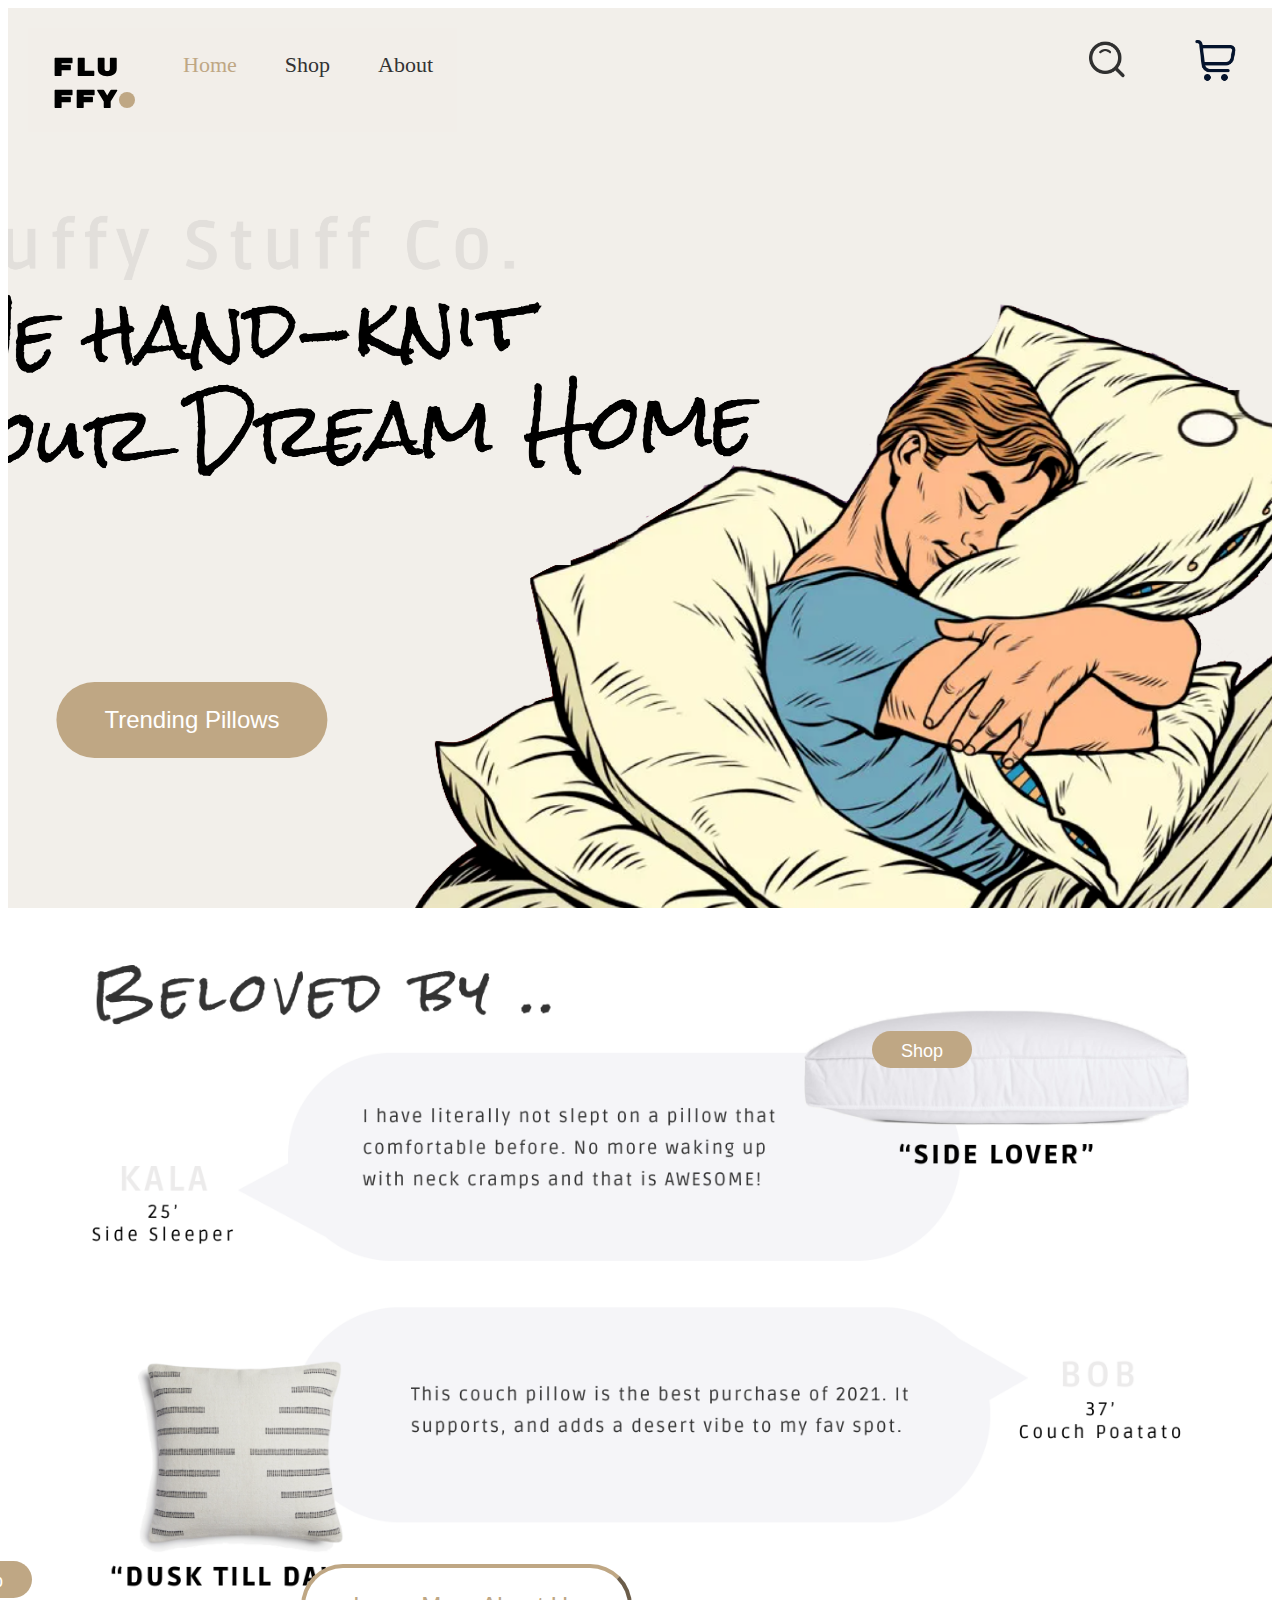
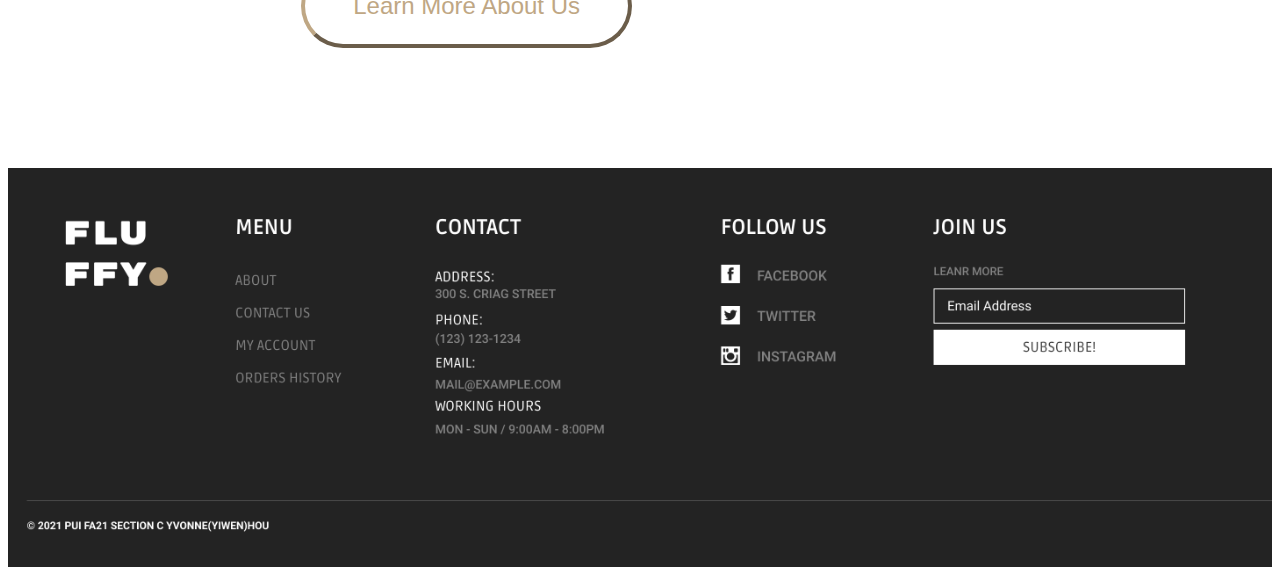
<file: index.html>
<!DOCTYPE html>
<html lang="en-US" dir="ltr">

  <head>
    <meta charset="utf-8">
    <meta http-equiv="X-UA-Compatible" content="IE=edge">
    <meta name="viewport" content="width=device-width, initial-scale=1">
    <meta property="og:image" content="pages/assets/img/thumbnail.png">

    <!--    document Title-->
    <title>Fluffy Stuff Co. | Home</title>

    <!--    Favicons-->
    <link rel="apple-touch-icon" sizes="180x180" href="pic/favicon_io/apple-touch-icon.png">
    <link rel="icon" type="image/png" sizes="32x32" href="pic/favicon_io/favicon-32x32.png">  
    <link rel="icon" type="image/png" sizes="16x16" href="pic/favicon_io/favicon-16x16.png">
    <link rel="manifest" href="pic/favicon_io/site.webmanifest">  
    <meta name="theme-color" content="#ffffff">

    <!--    Stylesheets-->
    <link href="style.css" rel="stylesheet">
  </head>


  <body>
    <!--    Landing Page-->
        <div class="bg-img">
            <div class="navcontainer">
                <div class="topNav">
                    <a href="index.html"><img src="pic/logo.svg" alt="logo"></a>
                    <a class="active" href="#">Home</a>
                    <a href="shop.html">Shop</a>
                    <a href="about.html">About</a>
                </div>
            </div>    
         </div>
        <a href="shop.html"><button class="landingbtn">Trending Pillows</button></a>


        <div class="testimonyContainer">
            <img src="pic/testimony.png" style="width: 100%; height: auto;" alt="customer testimony">
            <a href="detail.html"><button class="shopbtn1">Shop</button></a>
            <button class="shopbtn2">Shop</button>
            <a href="about.html"><button class="aboutbtn">Learn More About Us</button></a>
        </div>


        <div class="container">
                <img src="pic/footer.png" style="width: 100%; height: auto;" alt="footer">
        </div>




  

    


  </body>







 </html>
</file>
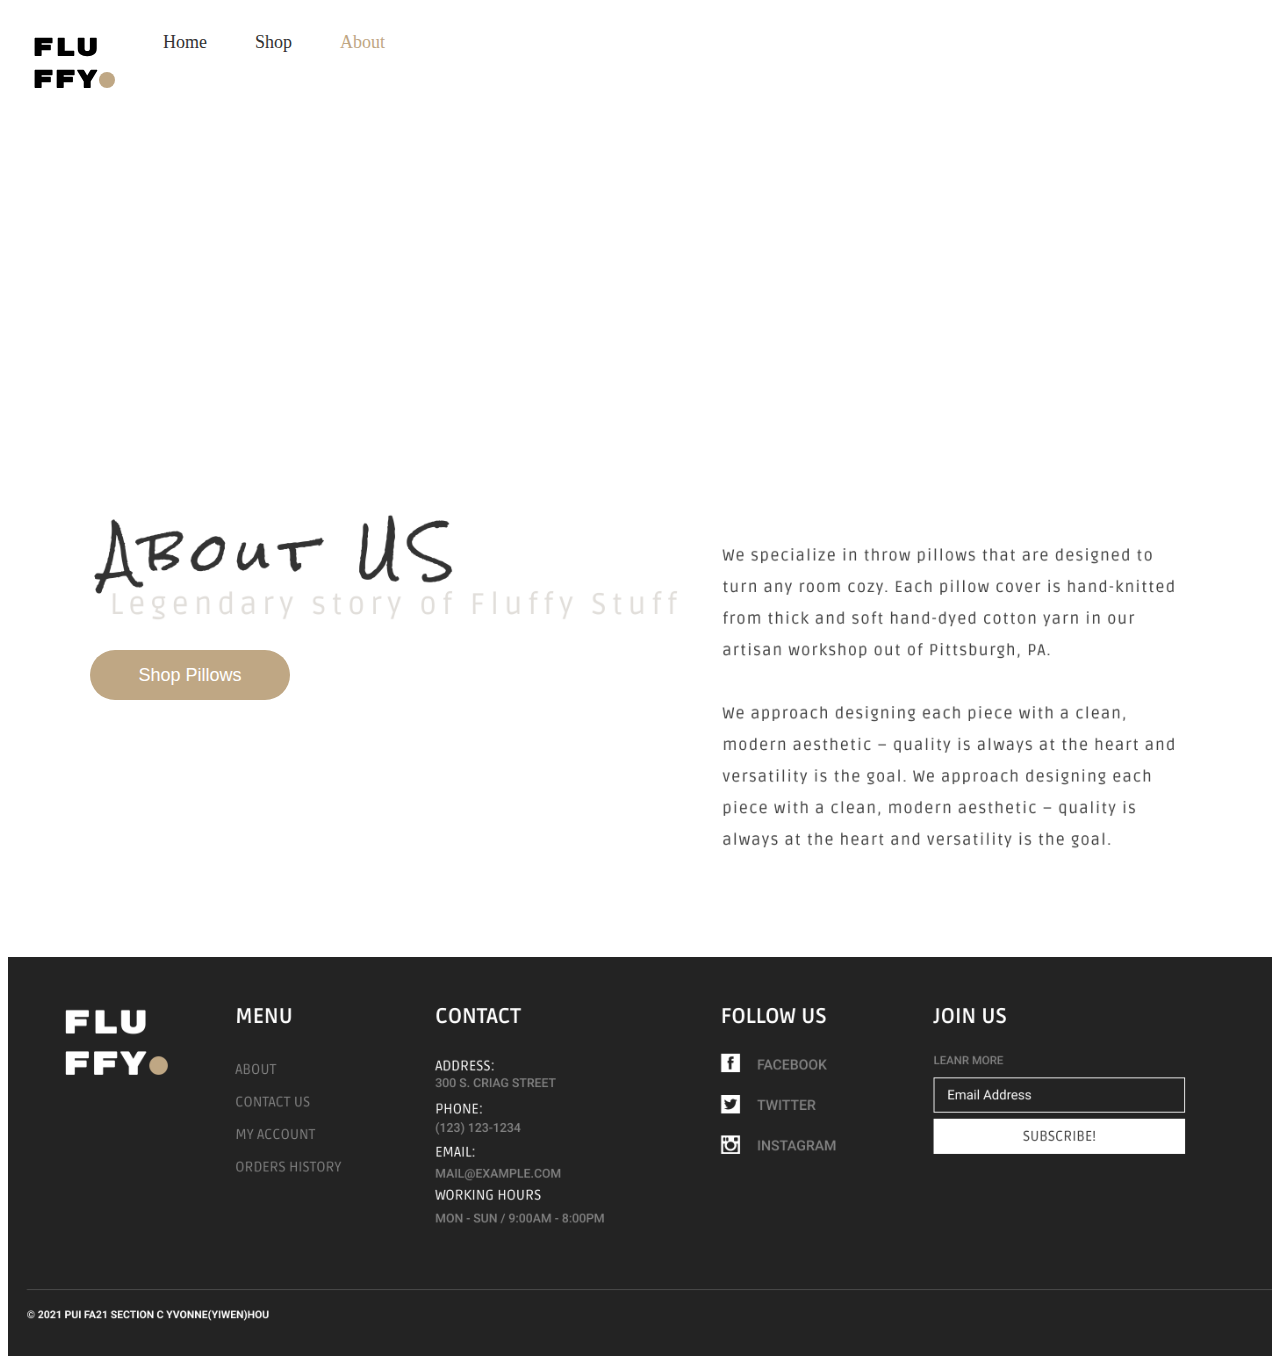
<file: about.html>
<!DOCTYPE html>
<html lang="en-US" dir="ltr">

  <head>
    <meta charset="utf-8">
    <meta http-equiv="X-UA-Compatible" content="IE=edge">
    <meta name="viewport" content="width=device-width, initial-scale=1">
    <meta property="og:image" content="pages/assets/img/thumbnail.png">

    <!--    document Title-->
    <title>Fluffy Stuff Co. | About Us</title>

    <!--    Favicons-->
    <link rel="apple-touch-icon" sizes="180x180" href="pic/favicon_io/apple-touch-icon.png">
    <link rel="icon" type="image/png" sizes="32x32" href="pic/favicon_io/favicon-32x32.png">  
    <link rel="icon" type="image/png" sizes="16x16" href="pic/favicon_io/favicon-16x16.png">
    <link rel="manifest" href="pic/favicon_io/site.webmanifest">  
    <meta name="theme-color" content="#ffffff">
    
    <!--    Stylesheets-->
    <link href="style.css" rel="stylesheet">
  </head>


  <body>
        <div class="topNav-shop">
            <a href="index.html"><img src="pic/logo.svg" alt="logo"></a>
            <a href="index.html">Home</a>
            <a href="shop.html">Shop</a>
            <a class="active">About</a>
        </div>

        <center>
        <iframe width="1120" height="315" src="https://www.youtube.com/embed/D__x1E30Go0" title="YouTube video player" frameborder="0" allow="accelerometer; autoplay; clipboard-write; encrypted-media; gyroscope; picture-in-picture" allowfullscreen></iframe>
        </center>
        <br/>
        <br/>
        <br/>


        <div class="container">
            <img src="pic/about.png" style="width: 100%; height: auto;" alt="about us introduction">
            <a href="shop.html"><button class="shopbtn6">Shop Pillows</button></a>
        </div>
    
        <div class="container">
            <img src="pic/footer.png" style="width: 100%; height: auto;" alt="footer">
        </div>
    





  </body>

  </html>
</file>
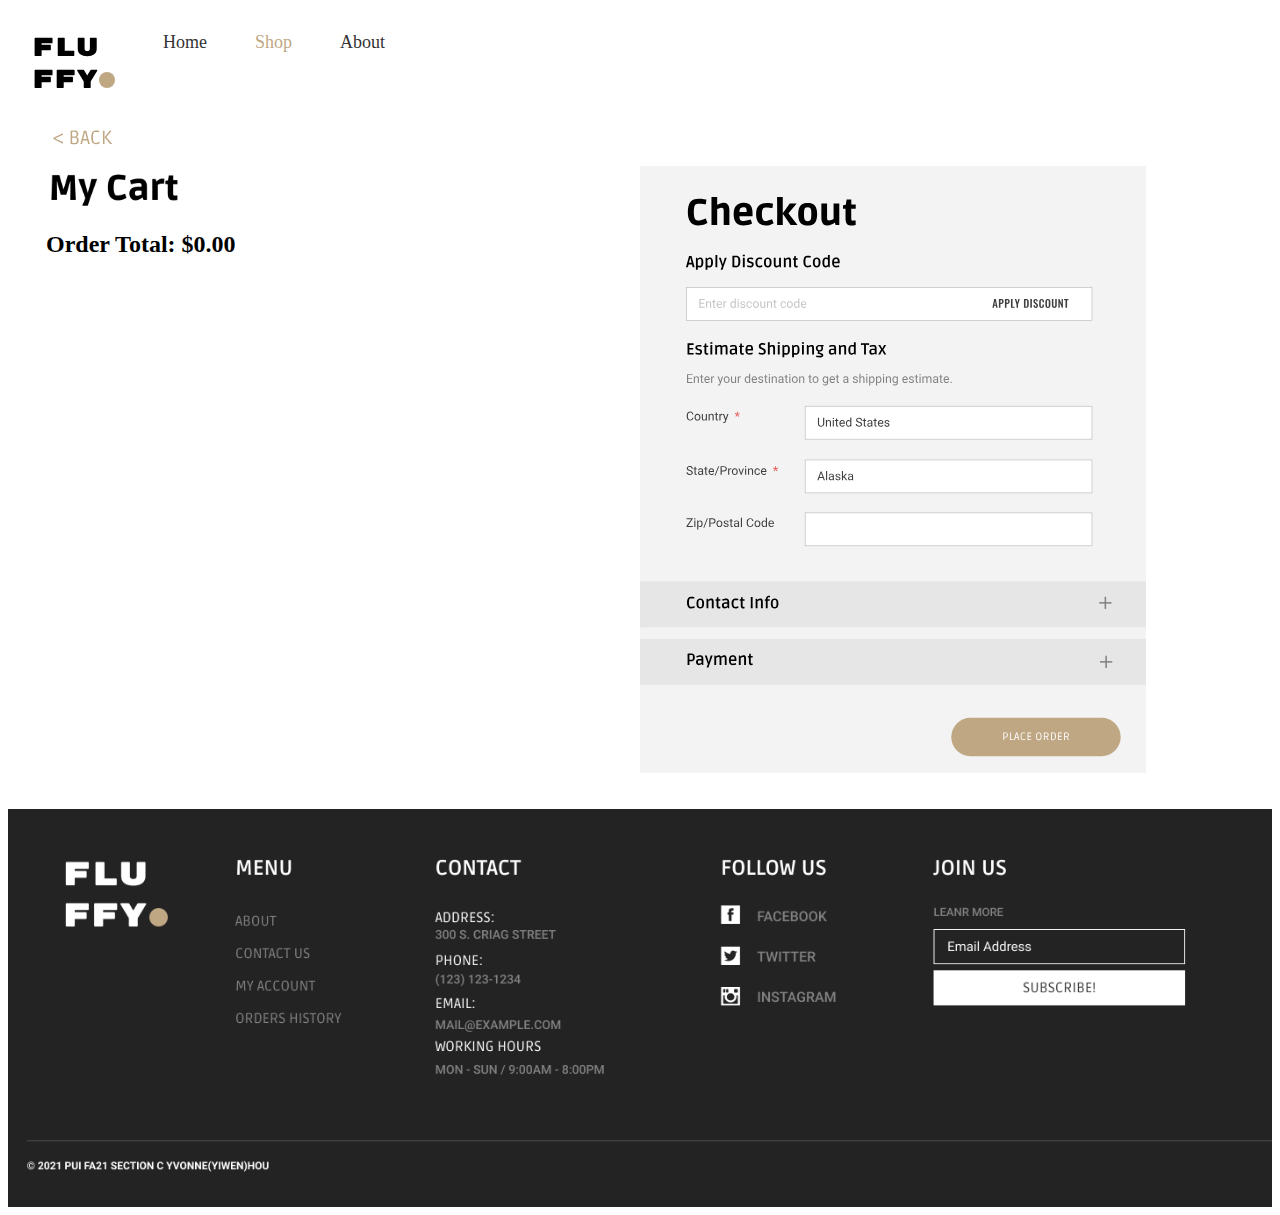
<file: cart.html>
<!DOCTYPE html>
<html lang="en-US" dir="ltr">

  <head>
    <meta charset="utf-8">
    <meta http-equiv="X-UA-Compatible" content="IE=edge">
    <meta name="viewport" content="width=device-width, initial-scale=1">
    <meta property="og:image" content="pages/assets/img/thumbnail.png">

    <!--    document Title-->
    <title>Fluffy Stuff Co. | Shopping Cart</title>

    <!--    Favicons-->
    <link rel="apple-touch-icon" sizes="180x180" href="pic/favicon_io/apple-touch-icon.png">
    <link rel="icon" type="image/png" sizes="32x32" href="pic/favicon_io/favicon-32x32.png">  
    <link rel="icon" type="image/png" sizes="16x16" href="pic/favicon_io/favicon-16x16.png">
    <link rel="manifest" href="pic/favicon_io/site.webmanifest">  
    <meta name="theme-color" content="#ffffff">

    <!--    Stylesheets-->
    <link href="style.css" rel="stylesheet">
    <script defer src="common.js" type="text/javascript"></script> 
    <script defer src="cart.js" type="text/javascript"></script> 
  </head>


  <body>
    <div class="topNav-shop">
        <a href="index.html"><img src="pic/logo.svg" alt="logo"></a>
        <a href="index.html">Home</a>
        <a class="active">Shop</a>
        <a href="about.html">About</a>
    </div>

    </br>
        <a href="customization.html"><img src="pic/back.svg" style="float: left; margin-left: 45px;"></a>
    </br>
    </br>
        <!-- Split the page in half -->
        <div class="row">
            <!-- left split, for cart -->
            <div class="column" id="cart"> 
                <img src="pic/cartTitle.png" alt="cart title" style="width:65%; height:auto; margin-left: 30pt;">
                <br>
                <br>
                <template id="cart-item-template">
                    <div class="cart">
                        <div class="row">
                            <div class = "column">
                            <img class = "product-img" src="pic/preview-After School Special.png" alt="item1" style="width:85%;">
                            </div>
                            <div class = "column">
                                <h3>“THE CUSTOMIZED”</h3>
                                <h4>$ 35.00 each</h4>
                                <h4 style="display:inline">Quantity: </h4><h4 class = "product-quantity" style="display:inline;">1</h4>
                                <p class = "product-type" style = "color: lightgray">Bed Pillow</p>
                                <p class = "product-fill" style = "color: lightgray">Duck Down</p>
                                
                                <p class = "product-color" style = "color: lightgray"> After School Special</p>
                                <br><br>
                                <a href="customization.html"><button>Edit</button></a>
                                <a href="#"><button class= "btn-remove">Delete</button></a>
                            </div>
                        </div>
                        <br><br><br>
                    </div>
                </template>



                <h2 style="display:inline; padding-left: 38px;">Order Total: $</h2><h2 id="total-price" style="display:inline">35.00</h2>
            </div>
            <!-- right split, for checkout -->
            <div class="column"> 
                <img src="pic/checkout.svg" style="width: 80%; height: auto;" alt="checkout panel">
            </div>
        </div>
        <br>
        <br>


        <div class="container">
            <img src="pic/footer.png" style="width: 100%; height: auto;" alt="footer">
        </div>
  </body>

</html>
</file>
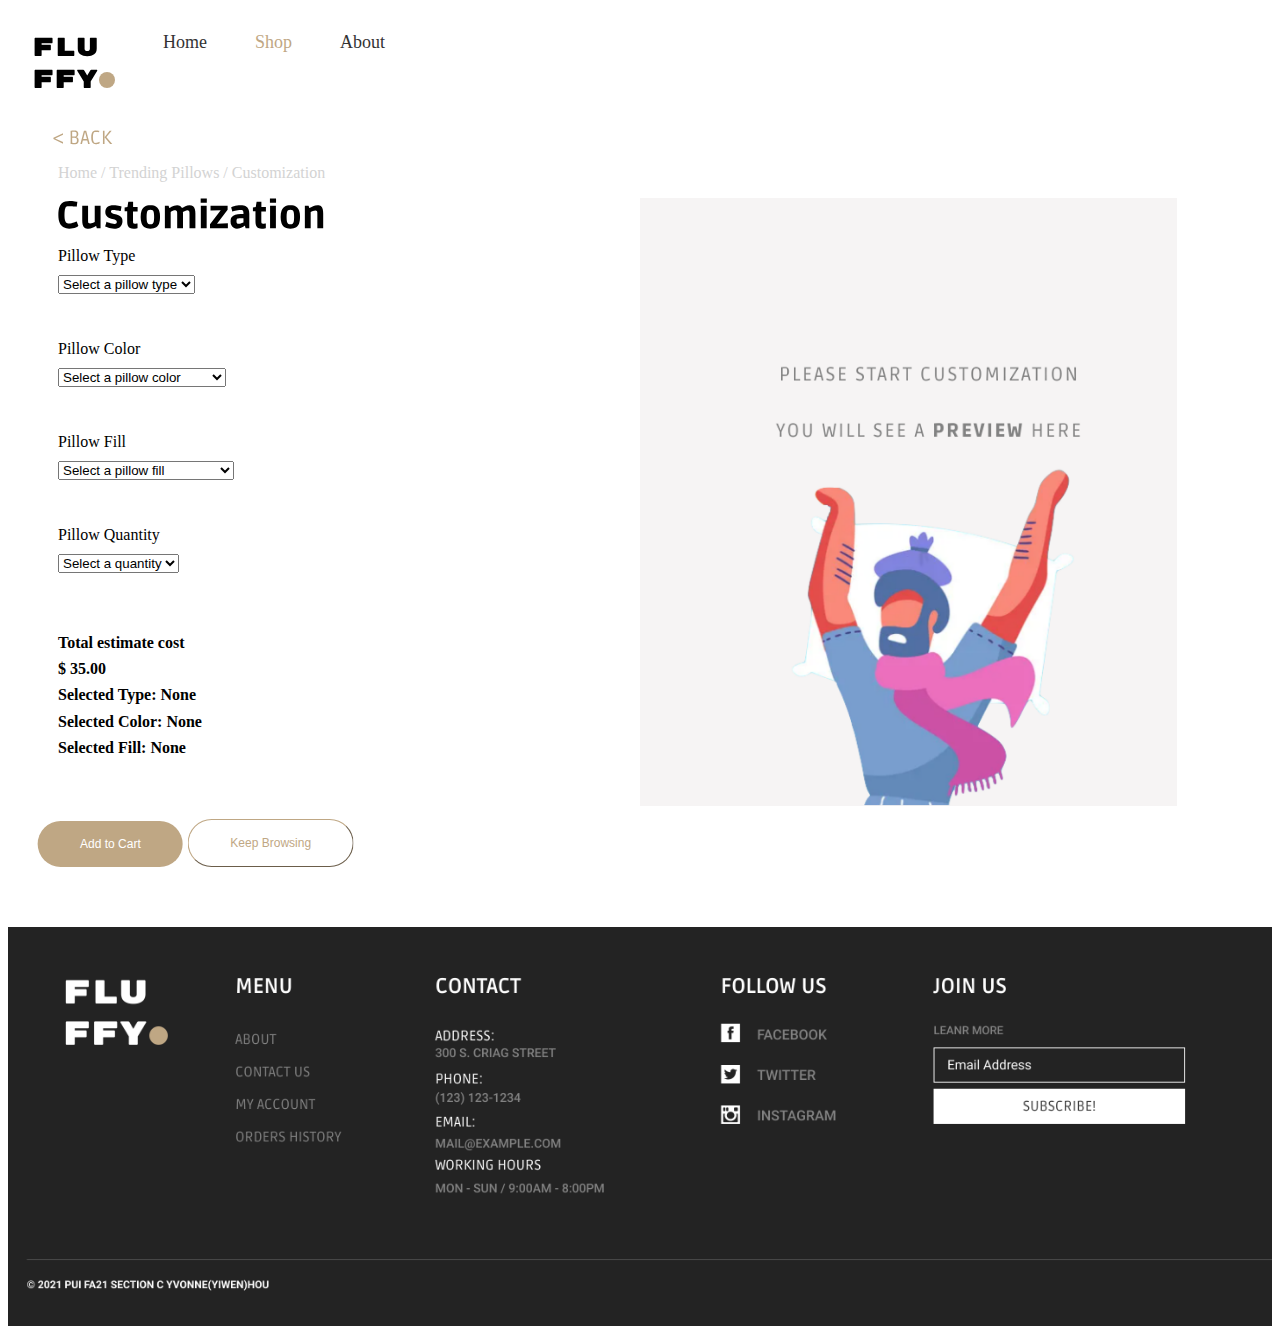
<file: customization.html>
<!DOCTYPE html>
<html lang="en-US" dir="ltr">

  <head>
    <meta charset="utf-8">
    <meta http-equiv="X-UA-Compatible" content="IE=edge">
    <meta name="viewport" content="width=device-width, initial-scale=1">
    <meta property="og:image" content="pages/assets/img/thumbnail.png">

    <!--    document Title-->
    <title>Fluffy Stuff Co. | Customization</title>

    <!--    Favicons-->
    <link rel="apple-touch-icon" sizes="180x180" href="pic/favicon_io/apple-touch-icon.png">
    <link rel="icon" type="image/png" sizes="32x32" href="pic/favicon_io/favicon-32x32.png">  
    <link rel="icon" type="image/png" sizes="16x16" href="pic/favicon_io/favicon-16x16.png">
    <link rel="manifest" href="pic/favicon_io/site.webmanifest">  
    <meta name="theme-color" content="#ffffff">

    <link href="style.css" rel="stylesheet">
    <script defer src="common.js" type="text/javascript"></script> 
    <script defer src="customization.js" type="text/javascript"></script> 
    
  </head>


  <body>
    <div class="topNav-shop">
        <a href="index.html"><img src="pic/logo.svg" alt="logo"></a>
        <a href="index.html">Home</a>
        <a class="active">Shop</a>
        <a href="about.html">About</a>
    </div>

    </br>
        <a href="detail.html"><img src="pic/back.svg" style="float: left; margin-left: 45px;"></a><br>
        <p style="color: lightgray; padding-left: 50px;">Home / Trending Pillows / Customization</p>
       
    <!-- Split the page in half -->
    <div class="row">
        <!-- left split -->
        <div class="column">
            <img src="pic/cus.svg" alt="customization page title" style="width:50%;padding-left: 50px;">
            <br>
            <br>
            <div style="padding-left: 50px;">
                <form action="#">
                    <label for="pillowType">Pillow Type</label>
                    <select name="pillow type" id="type" onchange="changeType(value);">
                    <option value="type">Select a pillow type</option>
                    <option value="Bed Pillow">Bed Pillow</option>
                    <option value="Couch Pillow">Couch Pillow</option>
                    <option value="Round Pillow">Round Pillow</option>
                    <option value="Floor Pouf Pillow">Floor Pouf Pillow</option>
                    </select>
                </form>
                <br>
                <br>
                <form action="#">
                    <label for="pillowColor">Pillow Color</label>
                    <select name="pillow color" id="color" onchange="changeColor(value);">
                    <option value="color">Select a pillow color</option>
                    <option value="Rainy day">🟩&emsp;Rainy day</p></option>
                    <option value="Morning haze">🌫&emsp;Morning haze</option>
                    <option value="Cozy denim">🟦&emsp;Cozy denim</option>
                    <option value="After school special">⬜️&emsp;After school special</option>
                    </select>
                </form>
                <br>
                <br>
                <form action="#">
                    <label for="pillowFill">Pillow Fill</label>
                    <select name="pillow fill" id="fill" onchange="changeFill(value);">
                    <option value="fill">Select a pillow fill</option>
                    <option value="Duck down">Duck down</option>
                    <option value="Hypoallergenic poly-blend">Hypoallergenic poly-blend</option>
                    <option value="Memory foam">Memory foam</option>
                    </select>
                </form>
                <br>
                <br>
                <form action="#">
                    <label for="pillowQuantity">Pillow Quantity</label>
                    <select name="pillow quantity" id="quantity" onchange="changeQuantity(value);">
                    <option value="quantity">Select a quantity</option>
                    <option value="1">1</option>
                    <option value="2">2</option>
                    <option value="3">3</option>
                    <option value="4">4</option>
                    <option value="5">5</option>
                    <option value="6">6</option>
                    <option value="7">7</option>
                    <option value="8">8</option>
                    <option value="9">9</option>
                    <option value="10">10</option>
                    </select>
                </form>
                <br>
                <br>
                <div class="row">
                    <div class="column" style="line-height: 5px;">
                        <h4>Total estimate cost</h4>
                        <h4 id="total-price">$ 35.00</h4>
                        <h4 id="prod-type">Selected Type: None</h4>
                        <h4 id="prod-color">Selected Color: None</h4>
                        <h4 id="prod-fill">Selected Fill: None</h4>
                    </div>  
                </div>
                <br>
                <br>
                <br>
                <br>
                <a href="cart.html"><button class="addtocartbtn" id="addtocartbtn">Add to Cart</button></a>
                <a href="shop.html"><button class="browsebtn">Keep Browsing</button></a>
                
            </div>
        </div>

         <!-- right split -->
        <div class="column">
            <img id="previewImg" src="pic/nopreview.png" alt="preview" style="width:85%;">
        </div>

    </div>


    <br>
    <br>
    <div class="container">
        <img src="pic/footer.png" style="width: 100%; height: auto;" alt="footer">
    </div>


 </body>
</html>
</file>
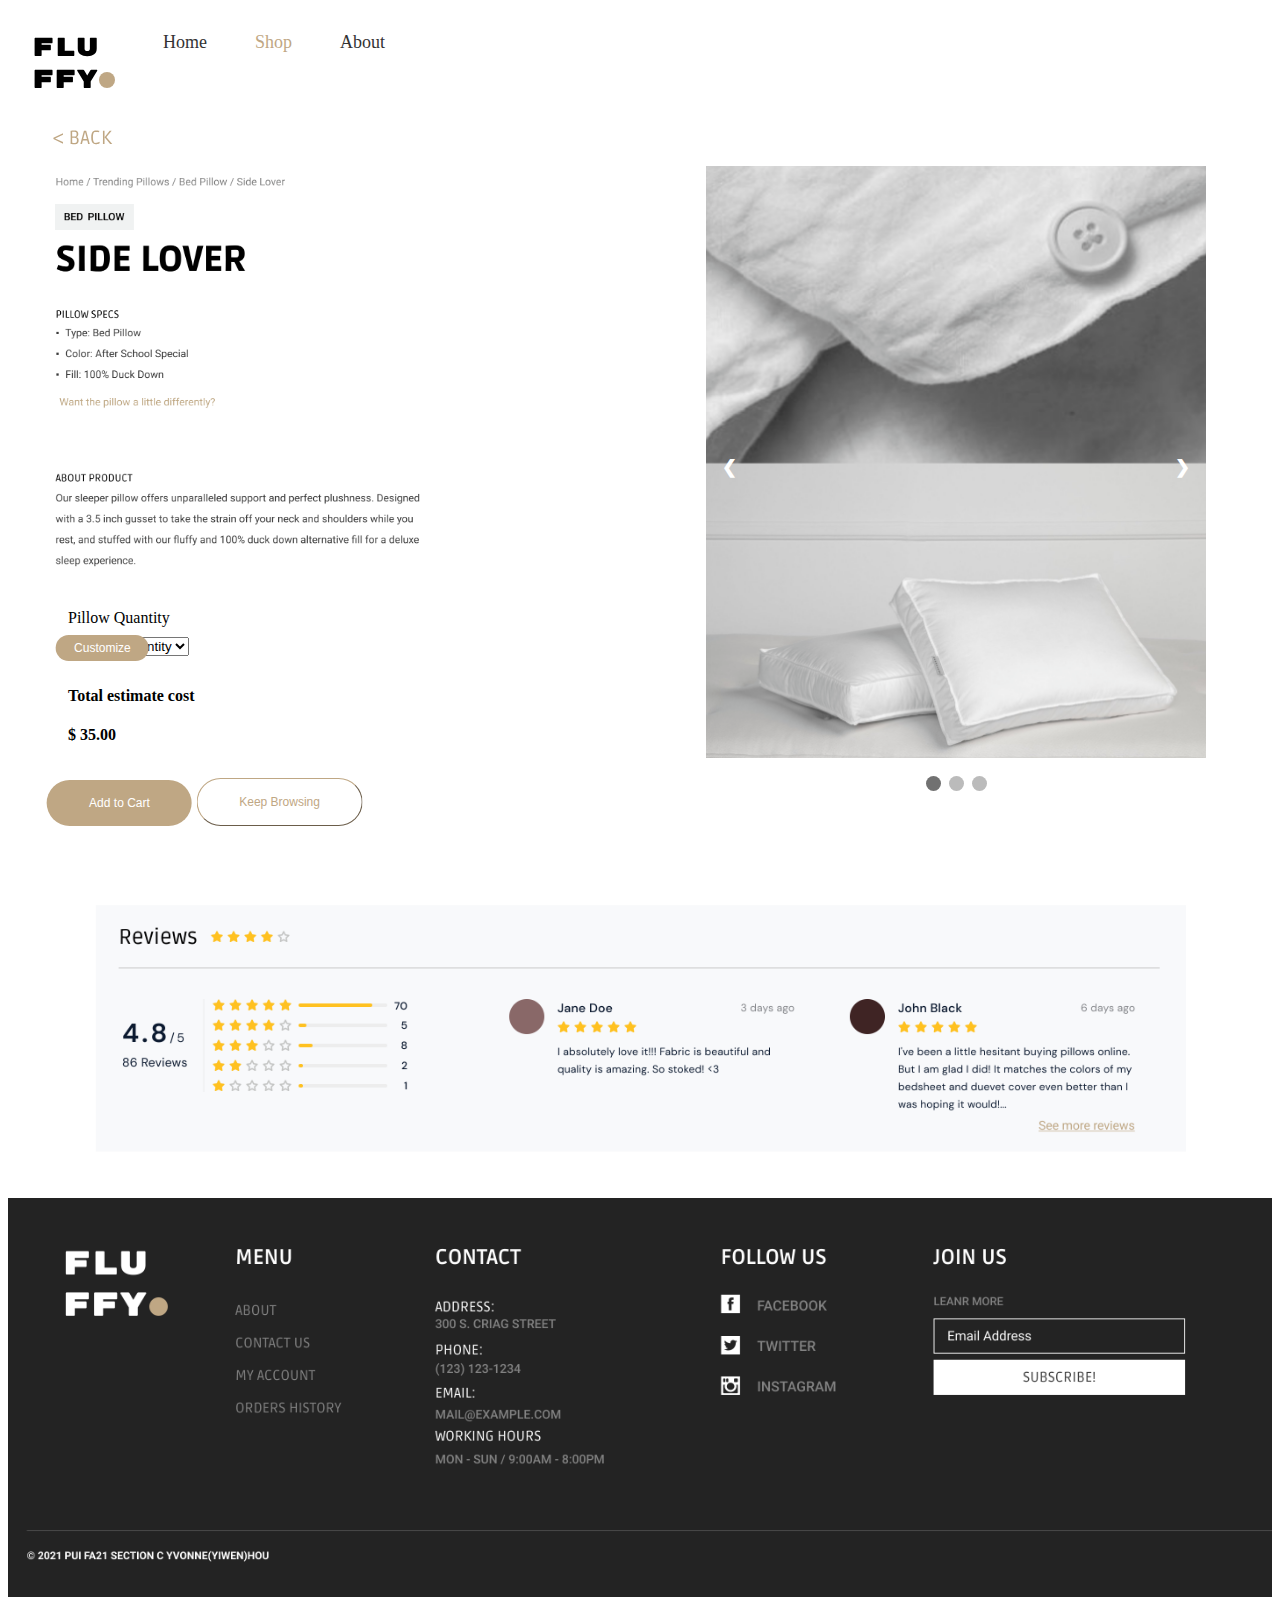
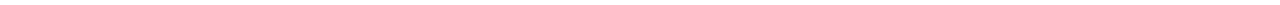
<file: detail.html>
<!DOCTYPE html>
<html lang="en-US" dir="ltr">

  <head>
    <meta charset="utf-8">
    <meta http-equiv="X-UA-Compatible" content="IE=edge">
    <meta name="viewport" content="width=device-width, initial-scale=1">
    <meta property="og:image" content="pages/assets/img/thumbnail.png">

    <!--    document Title-->
    <title>Fluffy Stuff Co. | Product Detail</title>

    <!--    Favicons-->
    <link rel="apple-touch-icon" sizes="180x180" href="pic/favicon_io/apple-touch-icon.png">
    <link rel="icon" type="image/png" sizes="32x32" href="pic/favicon_io/favicon-32x32.png">  
    <link rel="icon" type="image/png" sizes="16x16" href="pic/favicon_io/favicon-16x16.png">
    <link rel="manifest" href="pic/favicon_io/site.webmanifest">  
    <meta name="theme-color" content="#ffffff">
    
    <!--    Stylesheets-->
    <link href="style.css" rel="stylesheet">
    <script>
        var newQuantity;
        var totalPrice = document.getElementById("total-price-detailPage");
        function changeQuantity(n){
            newQuantity = n;
            document.getElementById("total-price-detailPage").innerHTML = "$ " + 35 * newQuantity;}
    </script>
  </head>


  <body>
        <div class="topNav-shop">
            <a href="index.html"><img src="pic/logo.svg" alt="logo"></a>
            <a href="index.html">Home</a>
            <a class="active">Shop</a>
            <a href="about.html">About</a>
        </div>

    </br>
        <a href="shop.html"><img src="pic/back.svg" style="float: left; margin-left: 45px;"></a>
    </br>
    </br>
        <!-- Split the page in half -->
        <div class="row">
            <div class="column">
                <img src="pic/sidepillow.png" style="width: 80%; height: auto;" alt="side pillow detail">
                <a href="customization.html"><button class="customizebtn2">Customize</button></a>

                <form action="#" style="padding-left: 60px;">
                    <label for="pillowQuantity">Pillow Quantity</label>
                    <select name="pillow quantity" id="quantity" onchange="changeQuantity(value);">
                    <option value="quantity">Select a quantity</option>
                    <option value="1">1</option>
                    <option value="2">2</option>
                    <option value="3">3</option>
                    <option value="4">4</option>
                    <option value="5">5</option>
                    <option value="6">6</option>
                    <option value="7">7</option>
                    <option value="8">8</option>
                    <option value="9">9</option>
                    <option value="10">10</option>
                    </select>
                </form>
                <div style="padding-left: 60px;">
                    <h4>Total estimate cost</h4>
                    <h4 id="total-price-detailPage">$ 35.00</h4><br><br>
                    <a href="cart.html"><button class="addtocartbtn" onclick="addToCart()">Add to Cart</button></a>
                    <a href="shop.html"><button class="browsebtn">Keep Browsing</button></a>
                </div>
                <script>
                    function addToCart() {
                        alert("Success!!! Your " + newQuantity + " item(s) is in the cart.");}
                </script>
            </div>
            <div class="column">
                <!-- Slideshow container -->
                <div class="slideshow-container">
                    <div class="mySlides fade">
                        <img src="pic/img1.png" style="width:100%" alt="side pillow picture 1">
                    </div>
                
                    <div class="mySlides fade">
                        <img src="pic/img2.png" style="width:100%" alt="side pillow picture 2">
                    </div>

                    <div class="mySlides fade">
                        <img src="pic/img3.png" style="width:100%" alt="side pillow picture 3">
                    </div>
                
                    <!-- Next and previous buttons -->
                    <a class="prev" onclick="plusSlides(-1)">&#10094;</a>
                    <a class="next" onclick="plusSlides(1)">&#10095;</a>
                </div>
                <br>
                
                <!-- The dots/circles -->
                <div style="text-align:center">
                    <span class="dot" onclick="currentSlide(1)"></span>
                    <span class="dot" onclick="currentSlide(2)"></span>
                    <span class="dot" onclick="currentSlide(3)"></span>
                </div>
    

            </div>
        </div>



    <div class="container">
        <img src="pic/review.png" style="width: 100%; height: auto;" alt="customer review">
    </div>

    <div class="container">
        <img src="pic/footer.png" style="width: 100%; height: auto;" alt="footer">
    </div>

  </body>

  <footer>
    <!--    JavaScripts for slide carousel-->
    <script src="sliderscript.js"></script>
  </footer>

  </html>
</file>
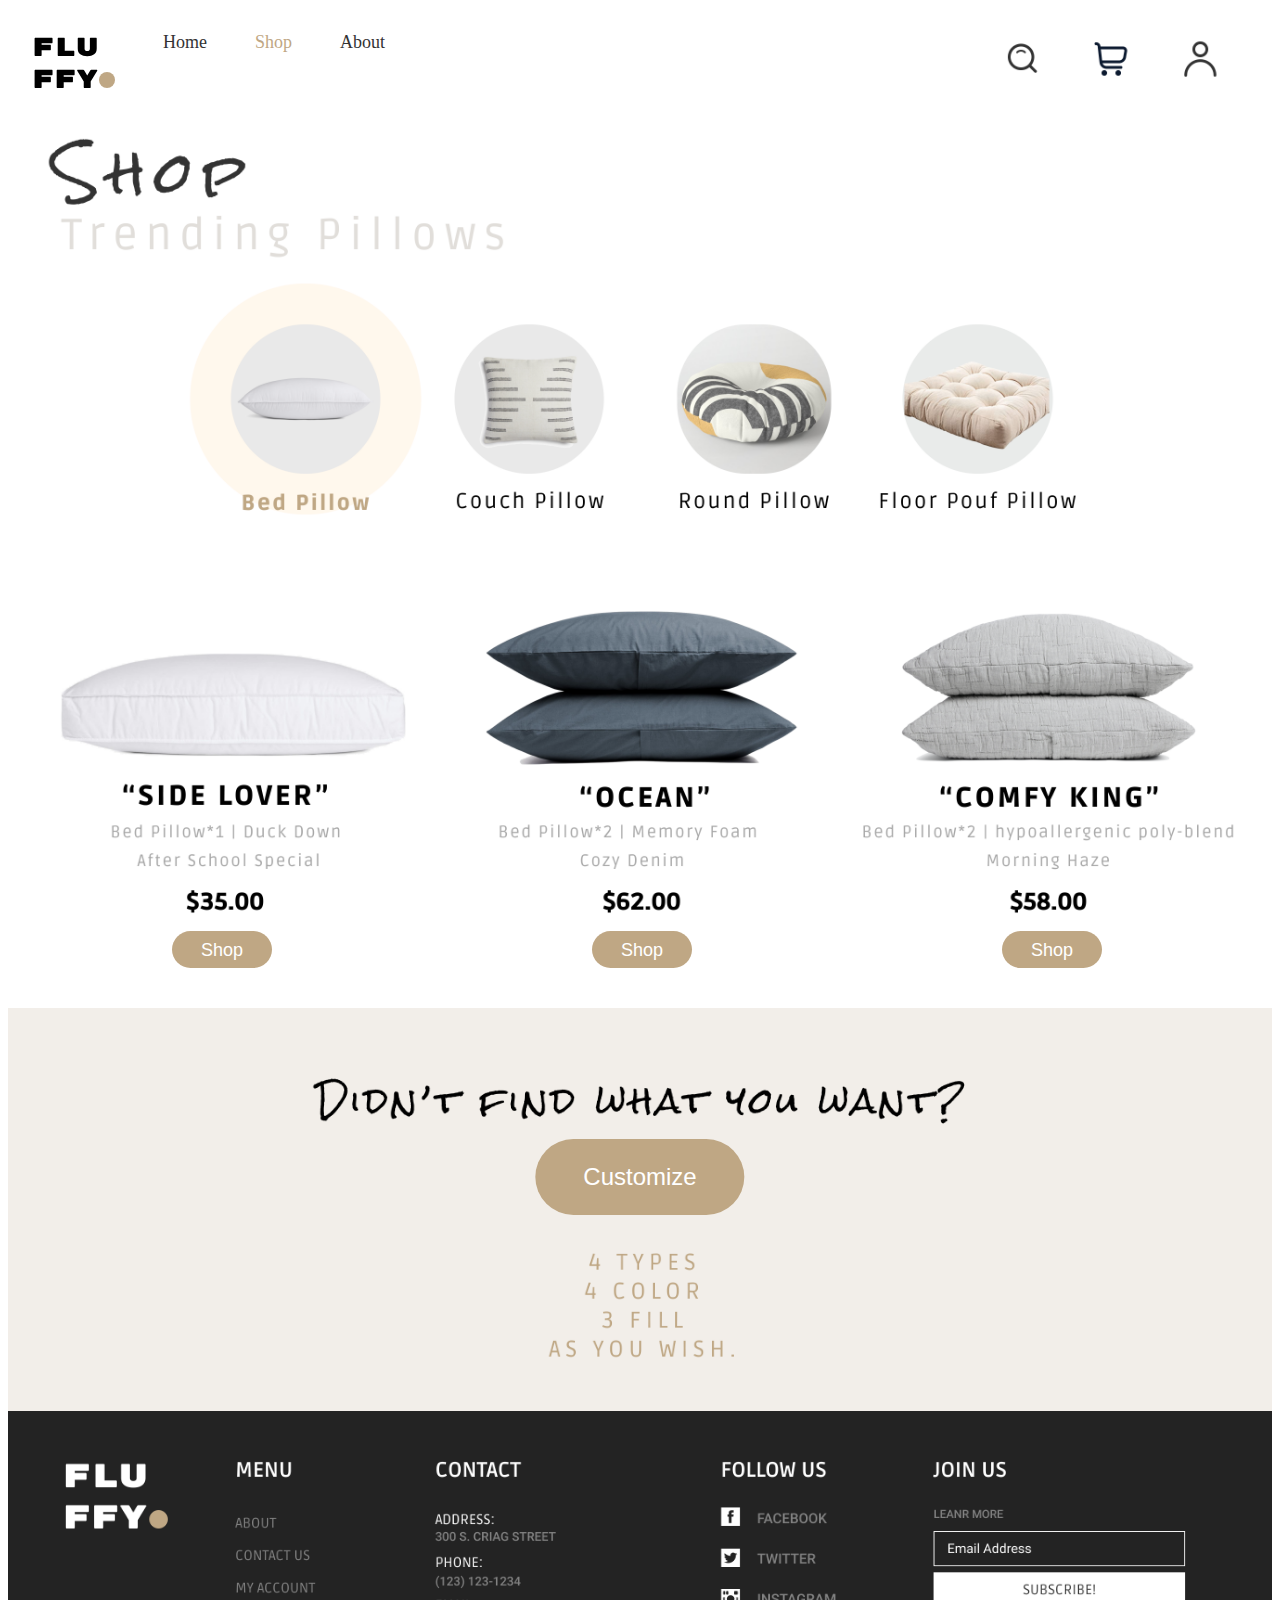
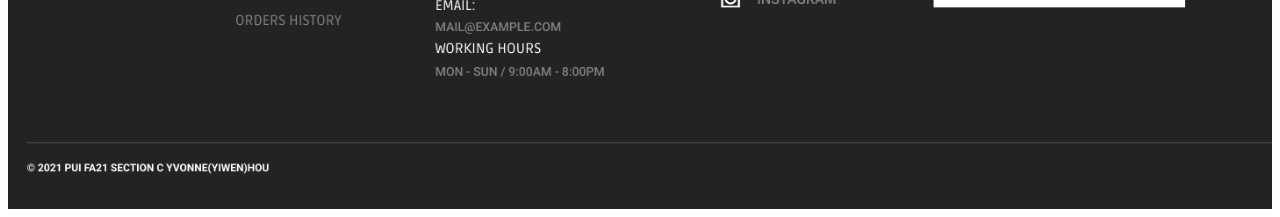
<file: shop.html>
<!DOCTYPE html>
<html lang="en-US" dir="ltr">

  <head>
    <meta charset="utf-8">
    <meta http-equiv="X-UA-Compatible" content="IE=edge">
    <meta name="viewport" content="width=device-width, initial-scale=1">
    <meta property="og:image" content="pages/assets/img/thumbnail.png">

    <!--    document Title-->
    <title>Fluffy Stuff Co. | Shop</title>

    <!--    Favicons-->
    <link rel="apple-touch-icon" sizes="180x180" href="pic/favicon_io/apple-touch-icon.png">
    <link rel="icon" type="image/png" sizes="32x32" href="pic/favicon_io/favicon-32x32.png">  
    <link rel="icon" type="image/png" sizes="16x16" href="pic/favicon_io/favicon-16x16.png">
    <link rel="manifest" href="pic/favicon_io/site.webmanifest">  
    <meta name="theme-color" content="#ffffff">

    <!--    Stylesheets-->
    <link href="style.css" rel="stylesheet">
  </head>


  <body>
    <div class="bg-img-shop">
        <div class="navcontainer-shop">
            <div class="topNav-shop">
                <a href="index.html"><img src="pic/logo.svg" alt="logo"></a>
                <a href="index.html">Home</a>
                <a class="active">Shop</a>
                <a href="about.html">About</a>
            </div>
        </div>  
        <a href="detail.html"><button class="shopbtn3">Shop</button></a>
        <button class="shopbtn4">Shop</button>  
        <button class="shopbtn5">Shop</button>  
     </div>
    



    <div class="customizeContainer">
        <img src="pic/shop_customize.png" style="width: 100%; height: auto;" alt="customize feature banner">
        <a href="customization.html"><button class="customizebtn">Customize</button></a>
    </div>



    <div class="container">
        <img src="pic/footer.png" style="width: 100%; height: auto;" alt="footer">
    </div>
  </body>

</html>
</file>
<file: style.css>
.bg-img {
    background-image: url("pic/landing.png");
    min-height: 900px;
    background-position: center;
    background-repeat: no-repeat;
    background-size: cover;
    position: relative;
}

.navcontainer {
    position: absolute;
    margin: 20px;
    width: auto;
  }

.topNav {
    overflow: hidden;
    background-color:#F2EEE9;
    overflow: hidden;
  }
  
  /* Style the links inside the navigation bar */
  .topNav a {
    float: left;
    color: #333333;
    text-align: center;
    padding: 24px 24px;
    text-decoration: none;
    font-size: 22px;
  }
  
  /* Change the color of links on hover */
  .topNav a:hover {
    color: #BFA784;
  }
  
  .topNav a.active {
    color: #BFA784;
  }





  .bg-img-shop {
    background-image: url("pic/shop.png");
    min-height: 1000px;
    background-position: center;
    background-repeat: no-repeat;
    background-size: cover;
    position: relative;
}

  .navcontainer-shop {
        position: absolute;
        width: auto;
    }

  .topNav-shop {
        overflow: hidden;
        background-color:white;
        overflow: hidden;
      }
      
   .topNav-shop a {
        float: left;
        color: #333333;
        text-align: center;
        padding: 24px 24px;
        text-decoration: none;
        font-size: 18px;
      }
      
     
   .topNav-shop a:hover {
        color: #BFA784;
      }
      
   .topNav-shop a.active {
        color: #BFA784;
      }



 .landingbtn {
    position: absolute;
    top: 80%;
    left: 15%;
    transform: translate(-50%, -50%);
    -ms-transform: translate(-50%, -50%);
    background-color:#BFA784;
    color: white;
    font-size: 24px;
    padding: 24px 48px;
    border: none;
    cursor: pointer;
    border-radius: 45px;
  }
  
 .landingbtn:hover {
    background-color: black;
  }


  .testimonyContainer {
    position: relative;
  }

  .shopbtn1 {
    position: absolute;
    bottom: 700px; 
    right: 300px;
    width: 100px;
    height: 37.34px;
    background-color:#BFA784;
    color: white;
    font-size: 18px;
    padding: 10px 28px;
    border: none;
    cursor: pointer;
    border-radius: 45px;
  }

  .shopbtn2 {
    position: absolute;
    bottom: 170px; 
    right: 1240px; 
    width: 100px;
    height: 37.34px;
    background-color:#BFA784;
    color: white;
    font-size: 18px;
    padding: 10px 28px;
    border: none;
    cursor: pointer;
    border-radius: 45px;
  }

  .aboutbtn {
    position: absolute;
    bottom: 120px; 
    right: 640px;
    background-color:white;
    color: #BFA784;
    font-size: 24px;
    padding: 24px 48px;
    border-color: #BFA784;
    border-width: 0.2em;
    cursor: pointer;
    border-radius: 45px;
  }


.shopbtn3 {
    position: absolute;
    bottom: 40px; 
    right: 1000px; 
    width: 100px;
    height: 37.34px;
    background-color:#BFA784;
    color: white;
    font-size: 18px;
    padding: 9px 28px;
    border: none;
    cursor: pointer;
    border-radius: 45px;
}

.shopbtn4 {
    position: absolute;
    bottom: 40px; 
    right: 580px; 
    width: 100px;
    height: 37.34px;
    background-color:#BFA784;
    color: white;
    font-size: 18px;
    padding: 9px 28px;
    border: none;
    cursor: pointer;
    border-radius: 45px;
}

.shopbtn5 {
    position: absolute;
    bottom: 40px; 
    right: 170px; 
    width: 100px;
    height: 37.34px;
    background-color:#BFA784;
    color: white;
    font-size: 18px;
    padding: 9px 28px;
    border: none;
    cursor: pointer;
    border-radius: 45px;
}

.shopbtn6 {
    position: absolute;
    top: 650px; 
    right: 990px; 
    width: 200px;
    height: 50px;
    background-color:#BFA784;
    color: white;
    font-size: 18px;
    padding: 9px 28px;
    border: none;
    cursor: pointer;
    border-radius: 45px;
}


.customizeContainer {
    position: relative;
}

.customizebtn {
    position: absolute;
    top: 42%;
    left: 50%;
    transform: translate(-50%, -50%);
    -ms-transform: translate(-50%, -50%);
    background-color:#BFA784;
    color: white;
    font-size: 24px;
    padding: 24px 48px;
    border: none;
    cursor: pointer;
    border-radius: 45px;
  }
  
 .customizebtn:hover {
    background-color: black;
  }

.customizebtn2 {
    position: absolute;
    top: 72%;
    left: 8%;
    transform: translate(-50%, -50%);
    -ms-transform: translate(-50%, -50%);
    background-color:#BFA784;
    color: white;
    font-size: 12px;
    padding: 6px 18px;
    border: none;
    cursor: pointer;
    border-radius: 45px;
}
.customizebtn2:hover {
    background-color: black;
  }

.addtocartbtn{
    position: relative;
    left: 9%;
    top: 70%;
    transform: translate(-50%, -50%);
    -ms-transform: translate(-50%, -50%);
    background-color:#BFA784;
    color: white;
    font-size: 12px;
    padding: 16px 42px;
    border: none;
    cursor: pointer;
    border-radius: 45px;
}
.addtocartbtn:hover {
    background-color: black;
  }
  
.browsebtn {
    position: relative;
    left: 11%;
    top: 70%;
    transform: translate(-50%, -50%);
    -ms-transform: translate(-50%, -50%);
    background-color:white;
    color: #BFA784;
    font-size: 12px;
    padding: 16px 42px;
    border-color: #BFA784;
    border-width: 0.5px;
    cursor: pointer;
    border-radius: 45px;

}







  .column {
    float: left;
    width: 50%;
  }
  
  /* Clear floats after the columns */
  .row:after {
    content: "";
    display: table;
    clear: both;
  }




 /* css for Slideshow */
 * {box-sizing: border-box}
 .mySlides {display: block;}
 img {vertical-align: middle;}
 
 /* Slideshow container */
 .slideshow-container {
   max-width: 500px;
   position: relative;
   margin: auto;
 }
 
 /* Next & previous buttons */
 .prev, .next {
   cursor: pointer;
   position: absolute;
   top: 50%;
   width: auto;
   padding: 16px;
   margin-top: -22px;
   color: white;
   font-weight: bold;
   font-size: 18px;
   transition: 0.6s ease;
   border-radius: 0 3px 3px 0;
   user-select: none;
 }
 
 /* Position the "next button" to the right */
 .next {
   right: 0;
   border-radius: 3px 0 0 3px;
 }
 
 /* On hover, add a black background color with a little bit see-through */
 .prev:hover, .next:hover {
   background-color: rgba(0,0,0,0.8);
 }
 
 /* The dots/bullets/indicators */
 .dot {
   cursor: pointer;
   height: 15px;
   width: 15px;
   margin: 0 2px;
   background-color: #bbb;
   border-radius: 50%;
   display: inline-block;
   transition: background-color 0.6s ease;
 }
 
 .slideactive, .dot:hover {
   background-color: #717171;
 }
 
 /* Fading animation */
 .fade {
   -webkit-animation-name: fade;
   -webkit-animation-duration: 1.5s;
   animation-name: fade;
   animation-duration: 1.5s;
 }
 
 @-webkit-keyframes fade {
   from {opacity: .4} 
   to {opacity: 1}
 }
 
 @keyframes fade {
   from {opacity: .4} 
   to {opacity: 1}
 }
 
 /* On smaller screens, decrease text size */
 @media only screen and (max-width: 300px) {
   .prev, .next,.text {font-size: 11px}
 }






 .card {
  box-shadow: 0 4px 8px 0 rgba(0, 0, 0, 0.2);
  max-width: 500px;
  margin: auto;
  padding-top: 25px;
  text-align: center;
  line-height: 0.5em;
}

/* -- quantity box -- */

.quantity {
  display: inline-block; }
 
 .quantity .input-text.qty {
  width: 35px;
  height: 39px;
  padding: 0 5px;
  text-align: center;
  background-color: transparent;
  border: 1px solid #efefef;
 }
 
 .quantity.buttons_added {
  text-align: left;
  position: relative;
  white-space: nowrap;
  vertical-align: top; }
 
 .quantity.buttons_added input {
  display: inline-block;
  margin: 0;
  vertical-align: top;
  box-shadow: none;
 }
 
 .quantity.buttons_added .minus,
 .quantity.buttons_added .plus {
  padding: 7px 10px 8px;
  height: 41px;
  background-color: #ffffff;
  border: 1px solid #efefef;
  cursor:pointer;}
 
 .quantity.buttons_added .minus {
  border-right: 0; }
 
 .quantity.buttons_added .plus {
  border-left: 0; }
 
 .quantity.buttons_added .minus:hover,
 .quantity.buttons_added .plus:hover {
  background: #eeeeee; }
 
 .quantity input::-webkit-outer-spin-button,
 .quantity input::-webkit-inner-spin-button {
  -webkit-appearance: none;
  -moz-appearance: none;
  margin: 0; }
  
  .quantity.buttons_added .minus:focus,
 .quantity.buttons_added .plus:focus {
  outline: none; }
 
 




input {
    display: flex;
    align-items: center;
    justify-content: center;
    margin: 0 auto;
  }

label {
    display: block;
    align-items: center;
    justify-content: center;
    margin: 0 auto;
  }

select {
    margin-bottom: 10px;
    margin-top: 10px;
  }
</file>
